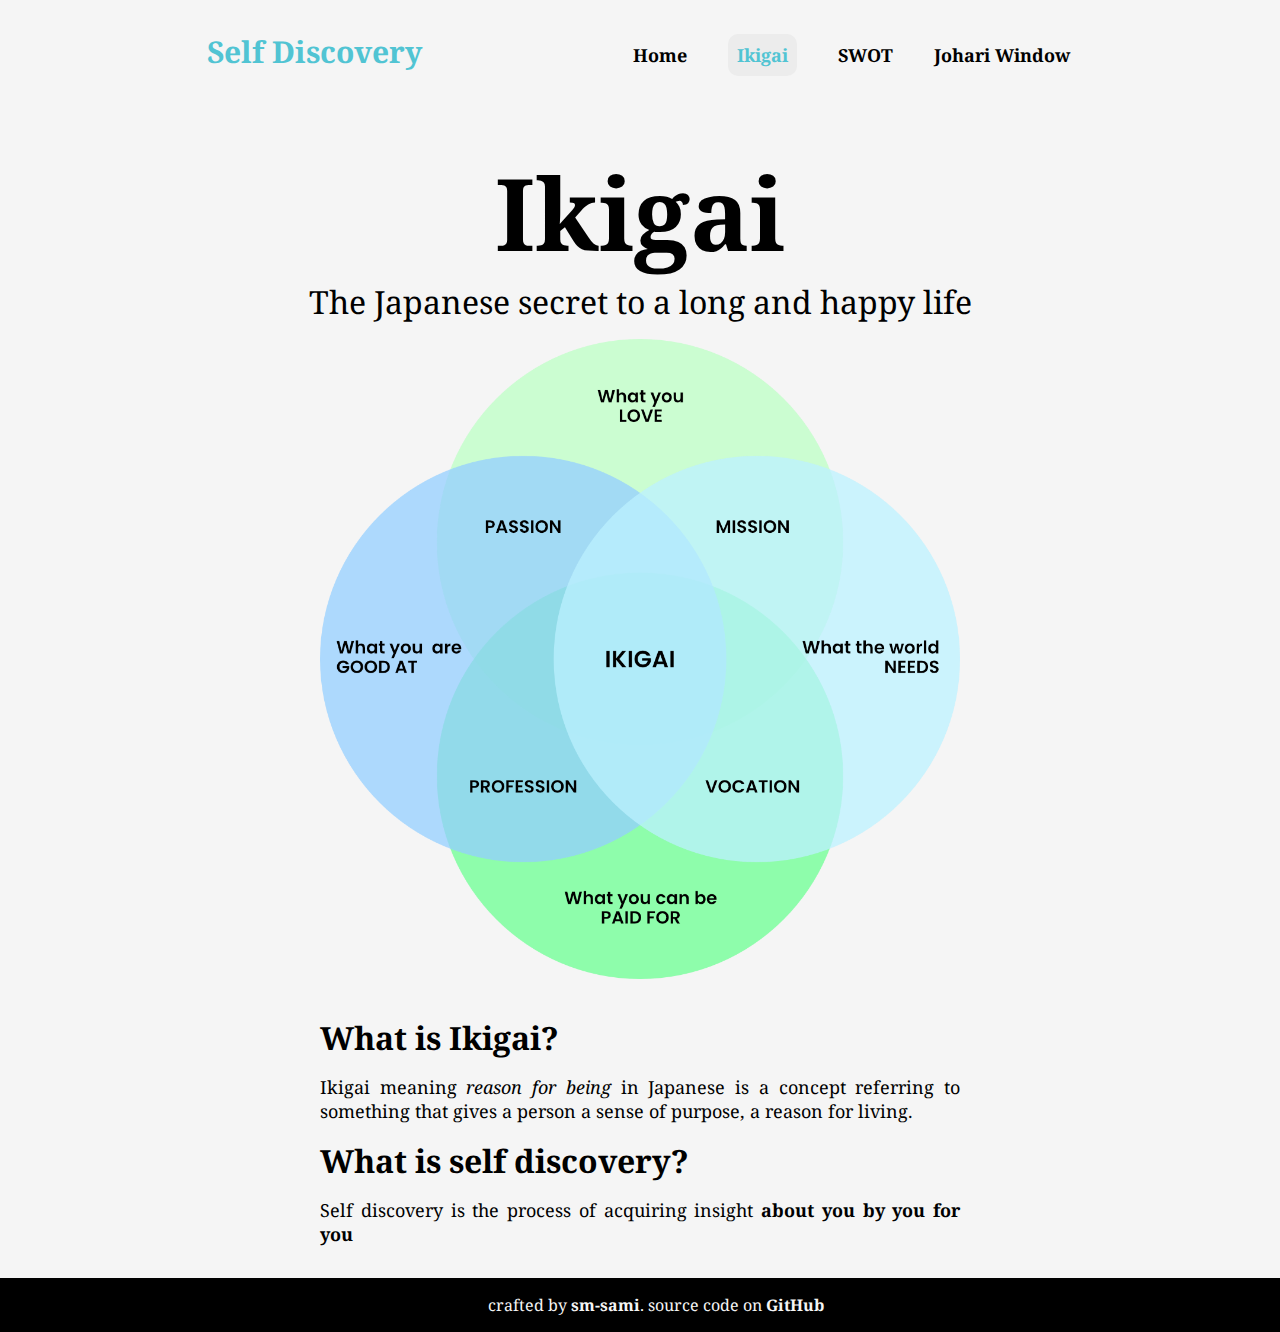
<file: ikigai.html>
<!DOCTYPE html>
<html lang="en">
<head>
    <meta charset="UTF-8">
    <meta http-equiv="X-UA-Compatible" content="IE=edge">
    <meta name="viewport" content="width=device-width, initial-scale=1.0">
    <link rel="stylesheet" href="styles.css">
    <title>Ikigai</title>
</head>
<body>
    <div class="hero">
        <div class="logo"><a href="index.html">Self Discovery</a></div>
        <nav>
            <ul>
                <li><a href="index.html">Home</a></li>
                <li><a href="ikigai.html"><span>Ikigai</span></a></li>
                <li><a href="swot.html">SWOT</a></li>
                <li><a href="johari.html">Johari Window</a></li>
            </ul>
        </nav>
    </div>
    <div class="container">
        <h1>Ikigai</h1>
        <p>The Japanese secret to a long and happy life</p>
    </div>
    <img src="assets/Ikigai.png" alt="ikigai venn diagram">
    <div class="about">
            <h1>What is Ikigai?</h1>
            <p>Ikigai meaning <i>reason for being</i> in Japanese is a concept referring to something that gives a person a sense of purpose, a reason for living.</p>
            <h1>What is self discovery?</h1>
            <p>Self discovery is the process of acquiring insight <b>about you by you for you</b></p>
    </div>
    <footer>
        <p>crafted by <a href="https://github.com/sm-sami">sm-sami</a>. source code on <a href="https://github.com/sm-sami/selfdiscovery-website~">GitHub</a></p>
    </footer>
</body>
</html>
</file>
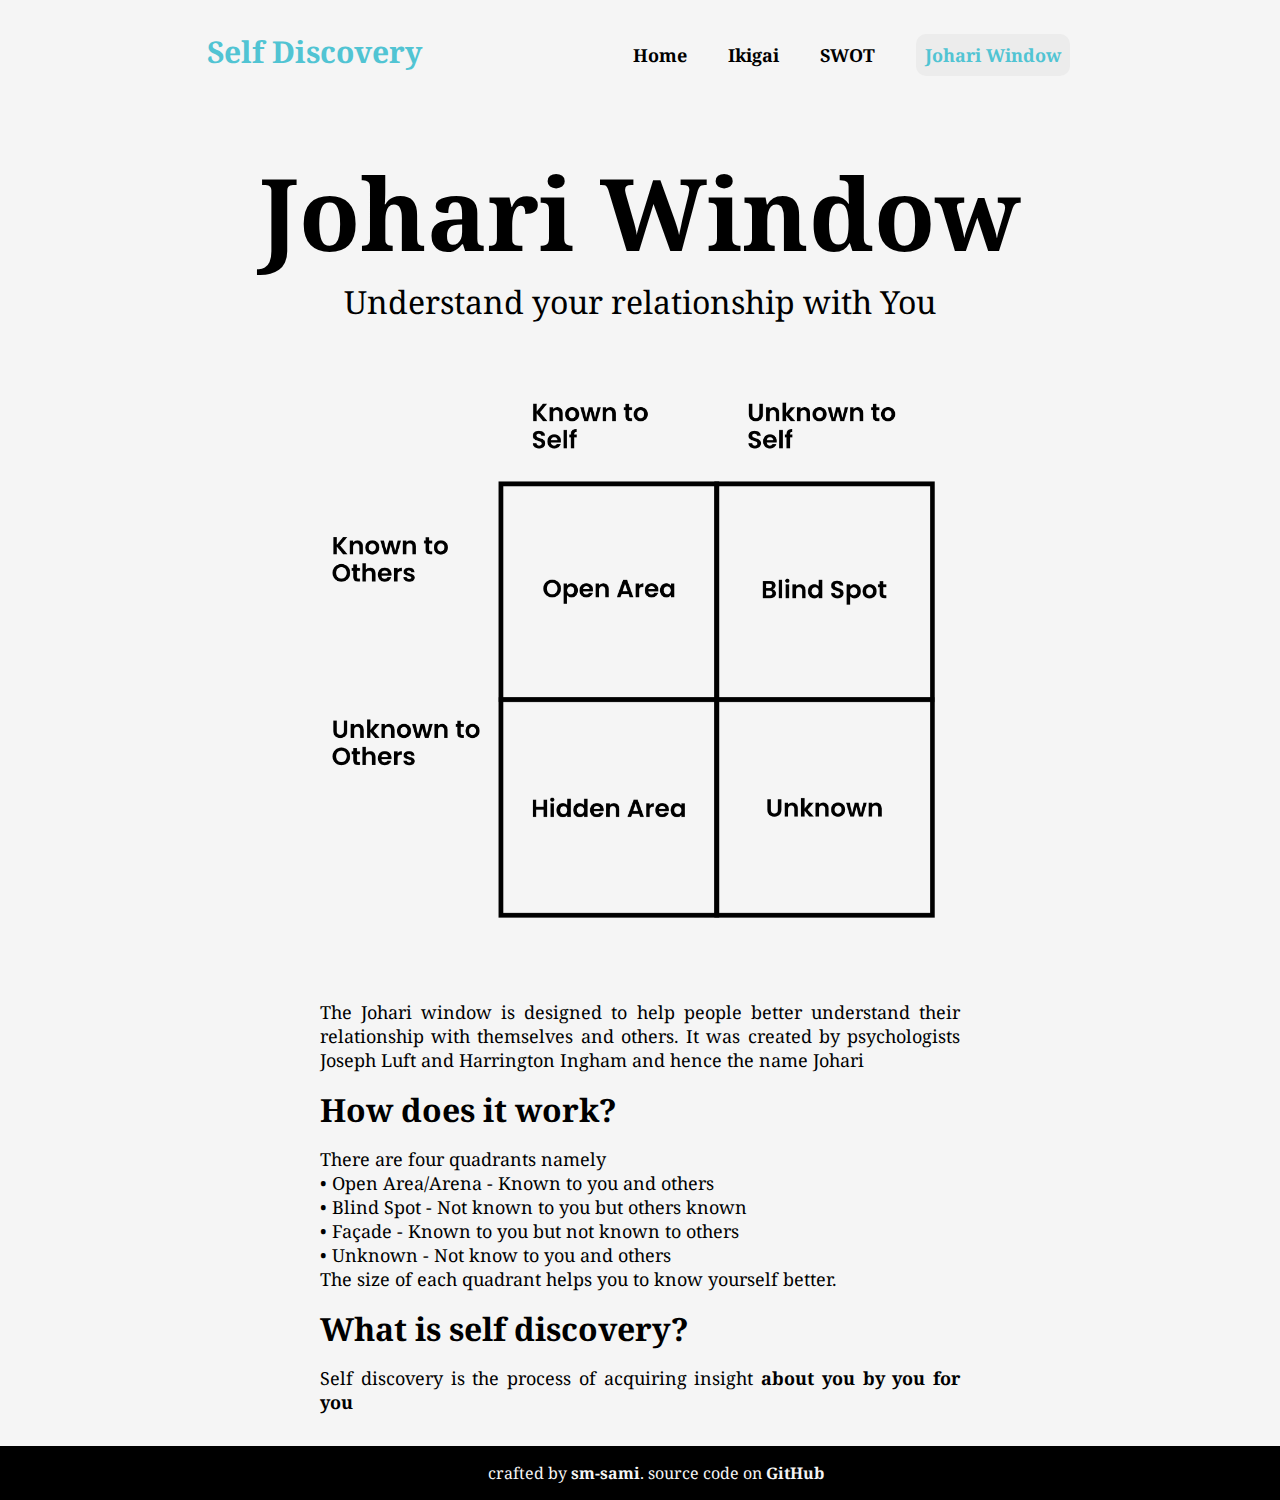
<file: johari.html>
<!DOCTYPE html>
<html lang="en">
<head>
    <meta charset="UTF-8">
    <meta http-equiv="X-UA-Compatible" content="IE=edge">
    <meta name="viewport" content="width=device-width, initial-scale=1.0">
    <link rel="stylesheet" href="styles.css">
    <title>Johari Window</title>
</head>
<body>
    <div class="hero">
        <div class="logo"><a href="index.html">Self Discovery</a></div>
        <nav>
            <ul>
                <li><a href="index.html">Home</a></li>
                <li><a href="ikigai.html">Ikigai</a></li>
                <li><a href="swot.html">SWOT</a></li>
                <li><a href="johari.html"><span>Johari Window</span></a></li>
            </ul>
        </nav>
    </div>
    <div class="container">
        <h1>Johari Window</h1>
        <p>Understand your relationship with You</p>
    </div>
    <img src="assets/Johari.png" alt="johari window">
    <div class="about">
            <p>The Johari window is designed to help people better understand their relationship with themselves and others. It was created by psychologists Joseph Luft and Harrington Ingham and hence the name Johari</p>
            <h1>How does it work?</h1>
            <p>
                There are four quadrants namely<br>
                • Open Area/Arena - Known to you and others<br>
                • Blind Spot - Not known to you but others known<br>
                • Façade - Known to you but not known to others<br>
                • Unknown - Not know to you and others<br>         
                The size of each quadrant helps you to know yourself better.
            </p>
            <h1>What is self discovery?</h1>
            <p>Self discovery is the process of acquiring insight <b>about you by you for you</b></p>
    </div>
    <footer>
        <p>crafted by <a href="https://github.com/sm-sami">sm-sami</a>. source code on <a href="https://github.com/sm-sami/selfdiscovery-website">GitHub</a></p>
    </footer>
</body>
</html>
</file>
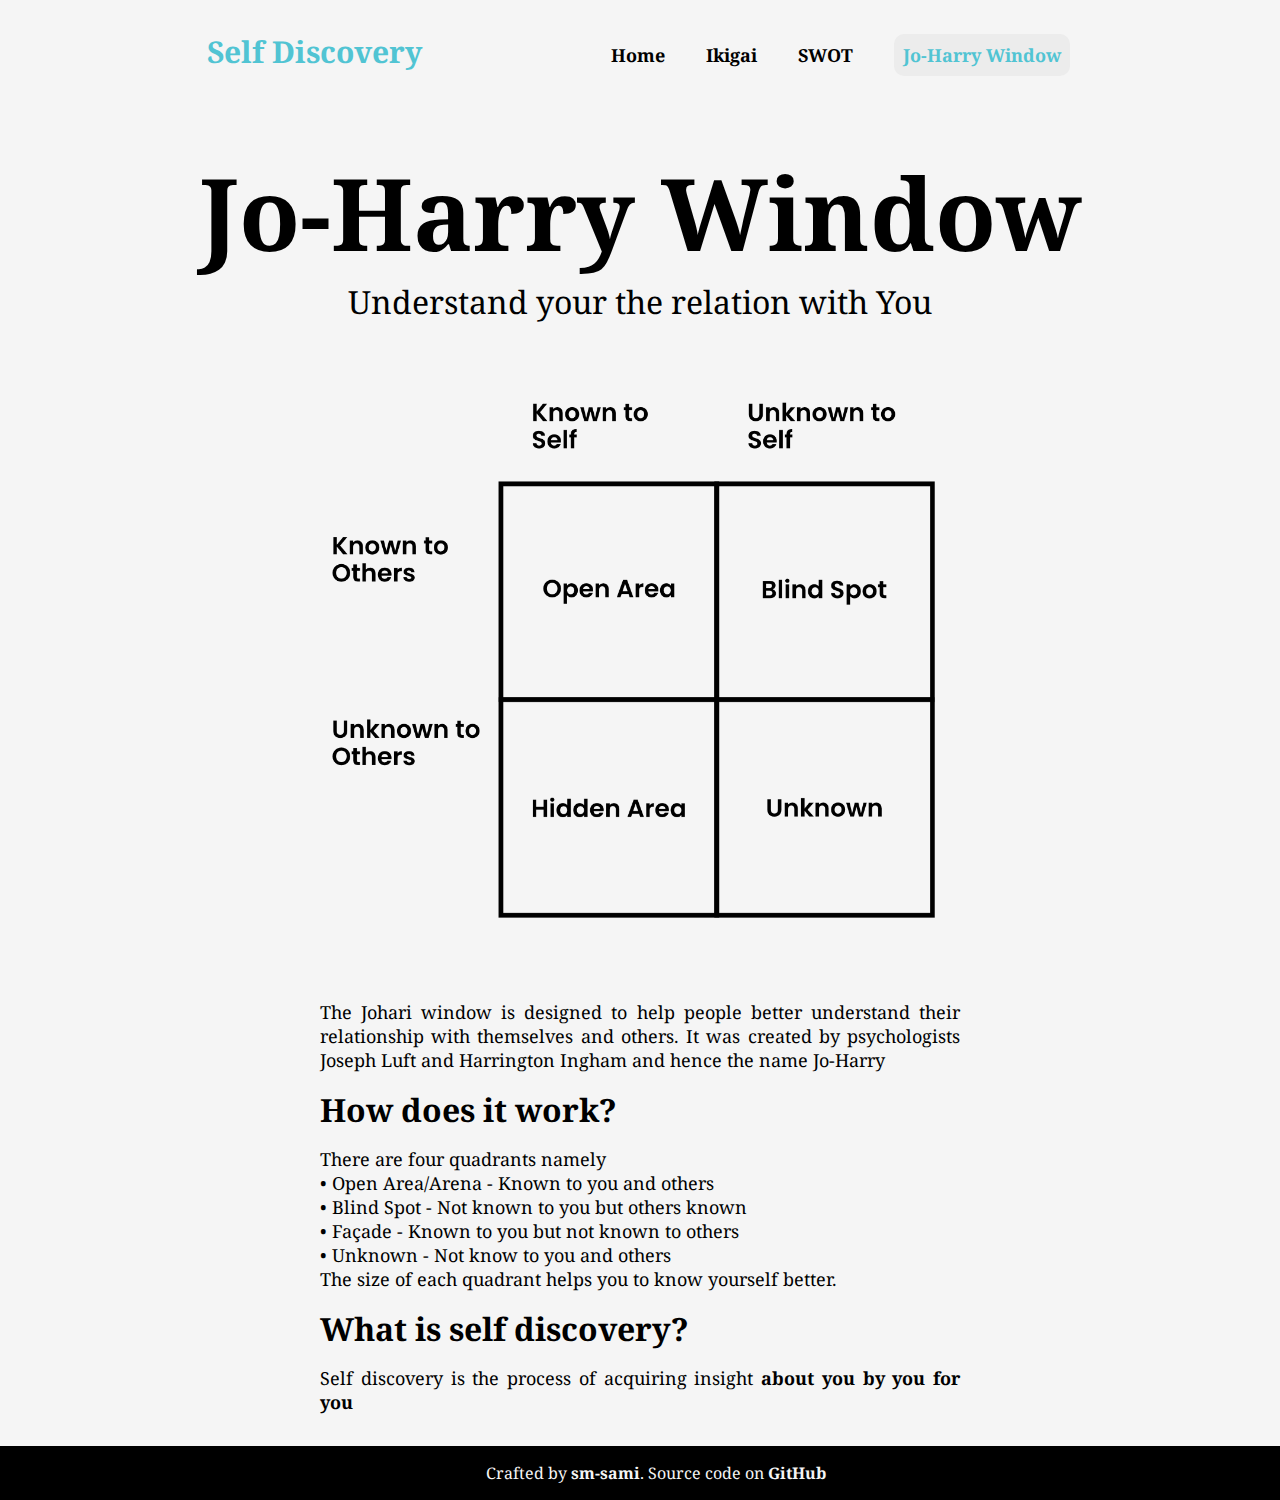
<file: joharry.html>
<!DOCTYPE html>
<html lang="en">
<head>
    <meta charset="UTF-8">
    <meta http-equiv="X-UA-Compatible" content="IE=edge">
    <meta name="viewport" content="width=device-width, initial-scale=1.0">
    <link rel="stylesheet" href="styles.css">
    <title>Jo-Harry Window</title>
</head>
<body>
    <div class="hero">
        <div class="logo"><a href="index.html">Self Discovery</a></div>
        <nav>
            <ul>
                <li><a href="index.html">Home</a></li>
                <li><a href="ikigai.html">Ikigai</a></li>
                <li><a href="swot.html">SWOT</a></li>
                <li><a href="joharry.html"><span>Jo-Harry Window</span></a></li>
            </ul>
        </nav>
    </div>
    <div class="container">
        <h1>Jo-Harry Window</h1>
        <p>Understand your the relation with You</p>
    </div>
    <img src="assets/Johari.png" alt="joharry window">
    <div class="about">
            <p>The Johari window is designed to help people better understand their relationship with themselves and others. It was created by psychologists Joseph Luft and Harrington Ingham and hence the name Jo-Harry</p>
            <h1>How does it work?</h1>
            <p>
                There are four quadrants namely<br>
                • Open Area/Arena - Known to you and others<br>
                • Blind Spot - Not known to you but others known<br>
                • Façade - Known to you but not known to others<br>
                • Unknown - Not know to you and others<br>         
                The size of each quadrant helps you to know yourself better.
            </p>
            <h1>What is self discovery?</h1>
            <p>Self discovery is the process of acquiring insight <b>about you by you for you</b></p>
    </div>
    <footer>
        <p>Crafted by <a href="https://github.com/sm-sami">sm-sami</a>. Source code on <a href="#">GitHub</a></p>
    </footer>
</body>
</html>
</file>
<file: styles.css>
@import url('https://fonts.googleapis.com/css2?family=Noto+Serif&family=Poppins:wght@400;600&display=swap');

*{
    background-color: whitesmoke;
    margin: 0;
    padding: 0;
    font-family: 'Noto Serif', serif;
}

.hero{
    width: 70%;
    margin: 0 auto;
    padding: 1em;
}

.hero a{
    text-decoration: none;
    color: black;
}

.logo{
    padding: 0.5em;
    float: left;
    font-weight: bold;
    font-size: 30px;
}

.logo a{
    color: #51C4D3;
}

nav{
    padding-top: 1.7em;
    float: right;
}

nav ul{
    font-size: large;
    list-style: none;
    justify-content: space-between;
}

nav li{
    font-weight: bold;
    padding: 1em;
    display: inline;
}

nav li a:hover{
    color: black;
    font-weight: bold;
    background-color: #ececec;
    border-radius: 10px;
    padding: 0.5em;
}

nav li a span{
    color: #51C4D3;
    font-weight: bold;
    background-color: #ececec;
    border-radius: 10px;
    padding: 0.5em;
}

.container{
    text-align: center;
    padding-top: 7em;
}

.container h1{
    font-weight: bold;
    font-size: 100px;
}

.container h1 span{
    color: #51C4D3;
}

.container p{
    font-size: xx-large;
}

.about{
    width: 50%;
    margin: 0 auto;
    text-align: justify;
    padding-bottom: 2em;
}

.about h1{
    padding: 0.5em 0;
}

img{
    width: 50%;
    padding: 1em 25%;
    align-items: center;
}

.about p{
    font-size: large;
}

.about ul{
    text-align: center;
    font-size: large;
    list-style: none;
    justify-content: space-between;
    padding: 2em;
} 

.about ul li{
    font-weight: bold;
    display: inline;
    color: black;
    font-weight: bold;
    padding: 0 1em;
}

.about ul li a{
    text-decoration: none;
    color: black;
    padding: 0.5em;
    border-radius: 10px;
}

.about ul li a:hover{
    background-color: #51C4D3;
}

footer{
    bottom: 0;
    width: 100%;
    text-align: center;
    padding: 1em;
    background-color: black;
}

footer p{
    color: whitesmoke;
    background-color: black;
}

footer p a{
    color: whitesmoke;
    background-color: black;
    text-decoration: none;
    font-weight: bold;
}

footer p a:hover{
    color: #51C4D3;
}
</file>
